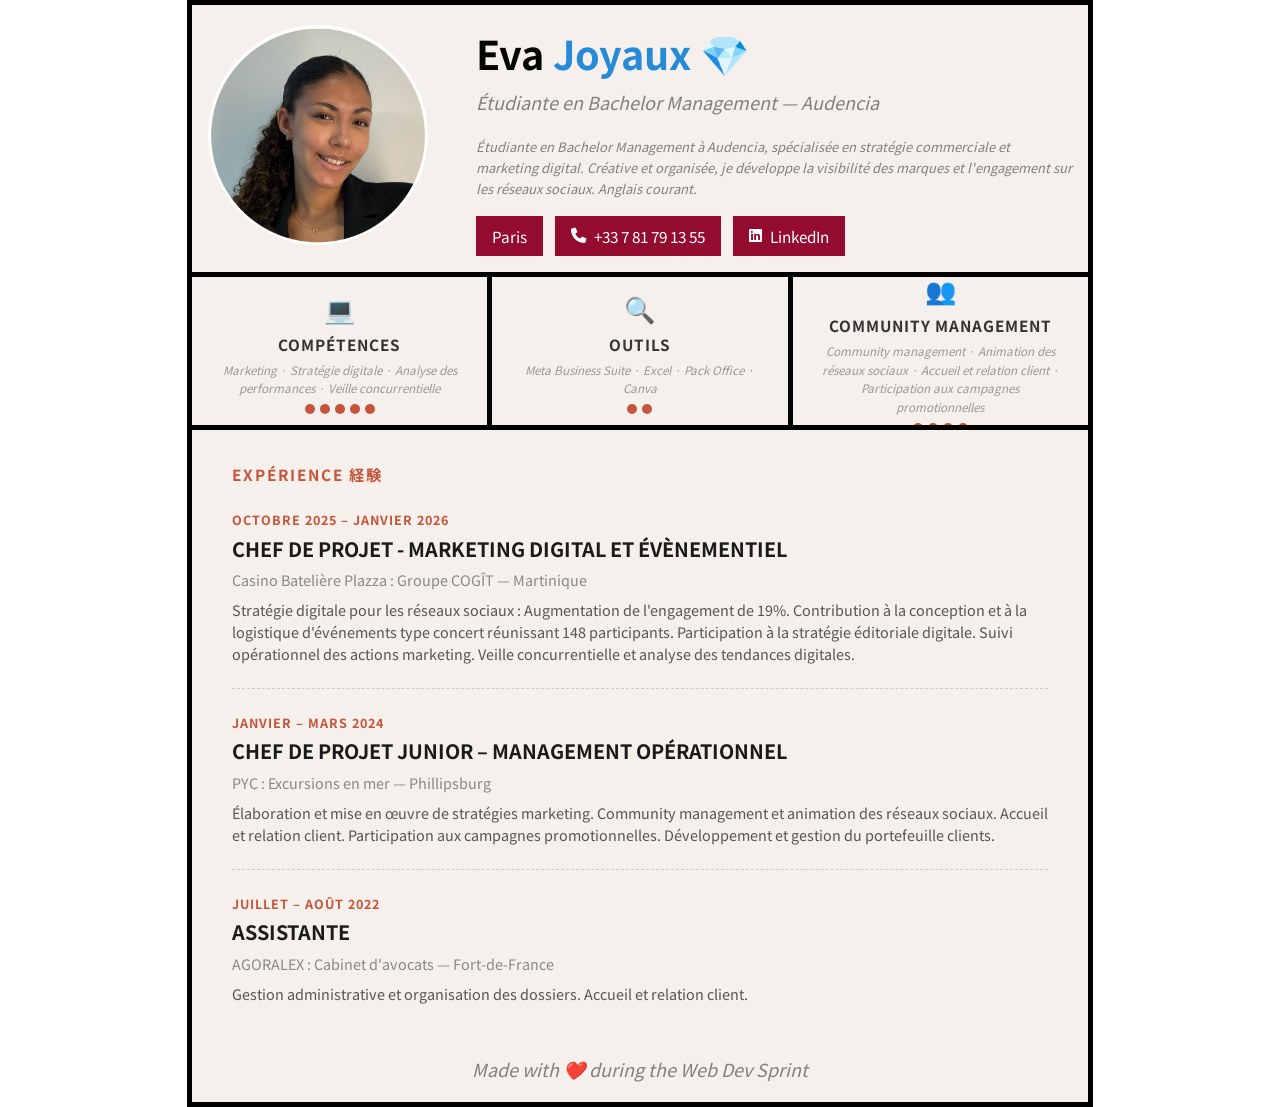
<file: index.html>
<!DOCTYPE html>
<html lang="en">
<head>
  <meta charset="UTF-8">
  <meta name="description" content="evajoyaux">
  <meta name="viewport" content="width=device-width, initial-scale=1">
  <title>evajoyaux</title>
  <link href="https://fonts.googleapis.com/css2?family=Chivo:wght@400;700&family=Overpass:wght@400;600&display=swap" rel="stylesheet">
  <link rel="stylesheet" href="https://cdnjs.cloudflare.com/ajax/libs/font-awesome/6.5.1/css/all.min.css">
  <link href="style.css" rel="stylesheet">
  <link href="https://fonts.googleapis.com/css2?family=Noto+Sans+JP:wght@400;700&display=swap" rel="stylesheet">
  
</head>
<body>
  <div class="body-container">
    <div class="header">
      <div class="header-photo">
        <img src="evajoyaux.jpg" alt="evajoyaux" class="profile-picture">
      </div>
      <div class="header-info">
        <h1><span class="header-firstname-highlight">Eva</span> <span class="header-lastname-highlight">Joyaux</span> 💎</h1>
        <p class="header-subtitle">Étudiante en Bachelor Management — Audencia</p>
        <div class="header-short-info">
          Étudiante en Bachelor Management à Audencia, spécialisée en stratégie commerciale et marketing digital. Créative et organisée, je développe la visibilité des marques et l'engagement sur les réseaux sociaux. Anglais courant.
        </div>
        <div class="header-links">
          <div class="header-item">
            Paris
          </div>
          <a href="tel:+33781791355" class="header-item">
            <i class="fa-solid fa-phone"></i>
            <span>+33 7 81 79 13 55</span>
          </a>
          <a href="https://www.linkedin.com/in/eva-joyaux-807a8a296" target="_blank" class="header-item">
            <i class="fa-brands fa-linkedin"></i>
            <span>LinkedIn</span>
          </a>
        </div>
      </div>
    </div>
    <div class="container">
      <div class="skills">
        <div class="skill-item">
          <div class="skill-item-icon">💻</div>
          <h2 class="skill-item-title">Compétences</h2>
          <div class="skill-item-description">
            Marketing · Stratégie digitale · Analyse des performances · Veille concurrentielle
          </div>
          <div class="skill-item-dots">
            <span class="dot"></span>
            <span class="dot"></span>
            <span class="dot"></span>
            <span class="dot"></span>
            <span class="dot"></span>
          </div>
        </div>
        <div class="skill-item">
          <div class="skill-item-icon">🔍</div>
          <h2 class="skill-item-title">Outils</h2>
          <div class="skill-item-description">
            Meta Business Suite · Excel · Pack Office · Canva
          </div>
          <div class="skill-item-dots">
            <span class="dot"></span>
            <span class="dot"></span>
          </div>
        </div>
        <div class="skill-item">
          <div class="skill-item-icon">👥</div>
          <h2 class="skill-item-title">Community management</h2>
          <div class="skill-item-description">
            Community management · Animation des réseaux sociaux · Accueil et relation client · Participation aux campagnes promotionnelles
          </div>
          <div class="skill-item-dots">
            <span class="dot"></span>
            <span class="dot"></span>
            <span class="dot"></span>
            <span class="dot"></span>
          </div>
        </div>
      </div>
      <div class="experiences">
        <h2 class="experiences-title">Expérience 経験</h2>

        <div class="experience-item">
          <span class="experience-date">Octobre 2025 – Janvier 2026</span>
          <h3 class="experience-role">Chef de projet - Marketing digital et évènementiel</h3>
          <span class="experience-company">Casino Batelière Plazza : Groupe COGÎT — Martinique</span>
          <p class="experience-description">
            Stratégie digitale pour les réseaux sociaux : Augmentation de l'engagement de 19%. Contribution à la conception et à la logistique d'événements type concert réunissant 148 participants. Participation à la stratégie éditoriale digitale. Suivi opérationnel des actions marketing. Veille concurrentielle et analyse des tendances digitales.
          </p>
        </div>

        <div class="experience-item">
          <span class="experience-date">Janvier – Mars 2024</span>
          <h3 class="experience-role">Chef de projet junior – Management opérationnel</h3>
          <span class="experience-company">PYC : Excursions en mer — Phillipsburg</span>
          <p class="experience-description">
            Élaboration et mise en œuvre de stratégies marketing. Community management et animation des réseaux sociaux. Accueil et relation client. Participation aux campagnes promotionnelles. Développement et gestion du portefeuille clients.
          </p>
        </div>

        <div class="experience-item">
          <span class="experience-date">Juillet – Août 2022</span>
          <h3 class="experience-role">Assistante</h3>
          <span class="experience-company">AGORALEX : Cabinet d'avocats — Fort-de-France</span>
          <p class="experience-description">
            Gestion administrative et organisation des dossiers. Accueil et relation client.
          </p>
        </div>
      </div>
    </div>
      <div class="footer">
        <p>Made with ❤️ during the Web Dev Sprint</p>
      </div>
    </div>
  </div>
</body>
</html>
</file>
<file: style.css>
/* ===== Base styles ===== */
root {
  --ink: #1a1a1a;
  --paper: #f5f0eb;
  --cream: #ebe4db;
  --accent: #c4553a;
  --accent-light: #e8a693;
  --muted: #8a8279;
  --gold: #b8973a;
  --white: #ffffff;
}


body {
  font-size: 18px;
  font-family: 'Noto Sans JP', sans-serif;
  line-height: 1.6;
  color: rgb(50, 50, 50);
  margin: 0;
  display: flex;
  flex-direction: column;
  justify-content: center;
  align-items: center;

}

.body-container {
  font-size: 18px;
  font-family: 'Noto Sans JP', sans-serif;
  line-height: 1.6;
  color: rgb(50, 50, 50);
  margin: 0;
  display: flex;
  flex-direction: column;
  justify-content: center;
  align-items: center;
  width: 70%;
  margin: 0 auto;
  background-color: #f5f0eb;
  border: 5px solid rgb(0, 0, 0);
}

h2 {
  text-transform: uppercase;
}

p {
  font-style: italic;
  color: gray;
}

.header {
  display: flex;
  align-items: center;
  gap: 48px;
  padding: 16px;
  border-bottom: 5px solid rgb(0, 0, 0);
}


.header-firstname-highlight {
  color: #040403;
}

.header-lastname-highlight {
  color: #258ad8;
}

.header-photo {
  flex-shrink: 0;
}

.profile-picture {
  width: 220px;
  height: 220px;
  object-fit: cover;
  border-radius: 50%;
}

.header-info {
  display: flex;
  flex-direction: column;
}

.header-info h1 {
  margin: 0 0 4px 0;
  font-size: 2.2em;
}

.header-subtitle {
  margin: 0 0 20px 0;
  font-style: italic;
  color: gray;
}

.header-links {
  display: flex;
  gap: 12px;
  flex-wrap: wrap;
}

.header-item {
  display: flex;
  align-items: center;
  gap: 8px;
  padding: 8px 16px;
  background-color: #930c30;
  text-decoration: none;
  color: #ffffff;
  font-size: 0.85em;
  font-style: normal;
  transition: background-color 0.2s;
}

.header-short-info {
  font-size: 13px;
  font-style: italic;
  color: gray;
  margin-bottom: 16px;

}

.header-item:hover {
  background-color: #cf1941;
}

.header-item i {
  font-size: 1em;
}

.container {
  display: flex;
  flex-direction: column;
  align-items: flex-start;
  overflow: hidden;
}


.skills {
  display: flex;
  width: 100%;
  overflow: hidden;
  border-bottom: 5px solid rgb(0, 0, 0);
}

.skills > div {
  flex: 1;
  text-align: center;
}

.skill-item {
  display: flex;
  flex-direction: column;
  align-items: center;
  justify-content: center;
  height: 100px;
  padding: 24px 24px;
  background-color: #f5f0eb;
}

.skill-item {
  border-right: 5px solid rgb(0, 0, 0);
}

.skill-item:last-child {
  border-right: none;
}



.skill-item-icon {
  font-size: 1.4em;
  margin-bottom: 4px;
}

.skill-item-title {
  font-size: 0.85em;
  font-weight: 700;
  text-transform: uppercase;
  letter-spacing: 1px;
  margin: 0 0 4px 0;
  color: #333;
}

.skill-item-description {
  font-style: italic;
  color: #999;
  font-size: 0.65em;
  margin-bottom: 6px;
}

.skill-item-dots {
  display: flex;
  gap: 5px;
  justify-content: center;
}

.skill-item-dots .dot {
  width: 10px;
  height: 10px;
  border-radius: 50%;
  background-color: #c4553a;
  display: inline-block;
}


.experiences {
  padding: 32px 40px;
  width: 100%;
  box-sizing: border-box;
}

.experiences-title {
  color: #c4553a;
  font-size: 0.85em;
  font-weight: 700;
  text-transform: uppercase;
  letter-spacing: 2px;
  margin: 0 0 24px 0;
}

.experience-item {
  padding-bottom: 24px;
  margin-bottom: 24px;
  border-bottom: 1px dashed #ccc;
}

.experience-item:last-child {
  border-bottom: none;
  margin-bottom: 0;
  padding-bottom: 0;
}

.experience-date {
  display: block;
  color: #c4553a;
  font-size: 0.7em;
  font-weight: 700;
  text-transform: uppercase;
  letter-spacing: 1px;
  margin-bottom: 2px;
}

.experience-role {
  font-size: 1.1em;
  font-weight: 700;
  text-transform: uppercase;
  margin: 0 0 4px 0;
  color: #1a1a1a;
}

.experience-company {
  display: block;
  font-size: 0.8em;
  color: #888;
  margin-bottom: 8px;
}

.experience-description {
  font-size: 0.8em;
  font-style: normal;
  color: #555;
  margin: 0;
  line-height: 1.5;
}

.contact-me {
  margin-top: 64px;
  text-align: center;
  width: 50%;
}

.contact-links {
  display: flex;
  justify-content: center;
  gap: 24px;
  flex-wrap: wrap;
  margin-top: 16px;
}

.contact-item {
  display: flex;
  align-items: center;
  gap: 10px;
  padding: 12px 20px;
  border-radius: 8px;
  background-color: #ffffff;
  box-shadow: 0 2px 8px rgba(0, 0, 0, 0.08);
  text-decoration: none;
  color: rgb(50, 50, 50);
  font-style: normal;
  transition: transform 0.2s, box-shadow 0.2s;
}

.contact-item:hover {
  transform: translateY(-3px);
  box-shadow: 0 4px 14px rgba(0, 0, 0, 0.14);
}

.contact-item i {
  font-size: 1.2em;
  color: #c4553a;
}

.contact-item span {
  font-style: normal;
  color: rgb(50, 50, 50);
}
</file>
